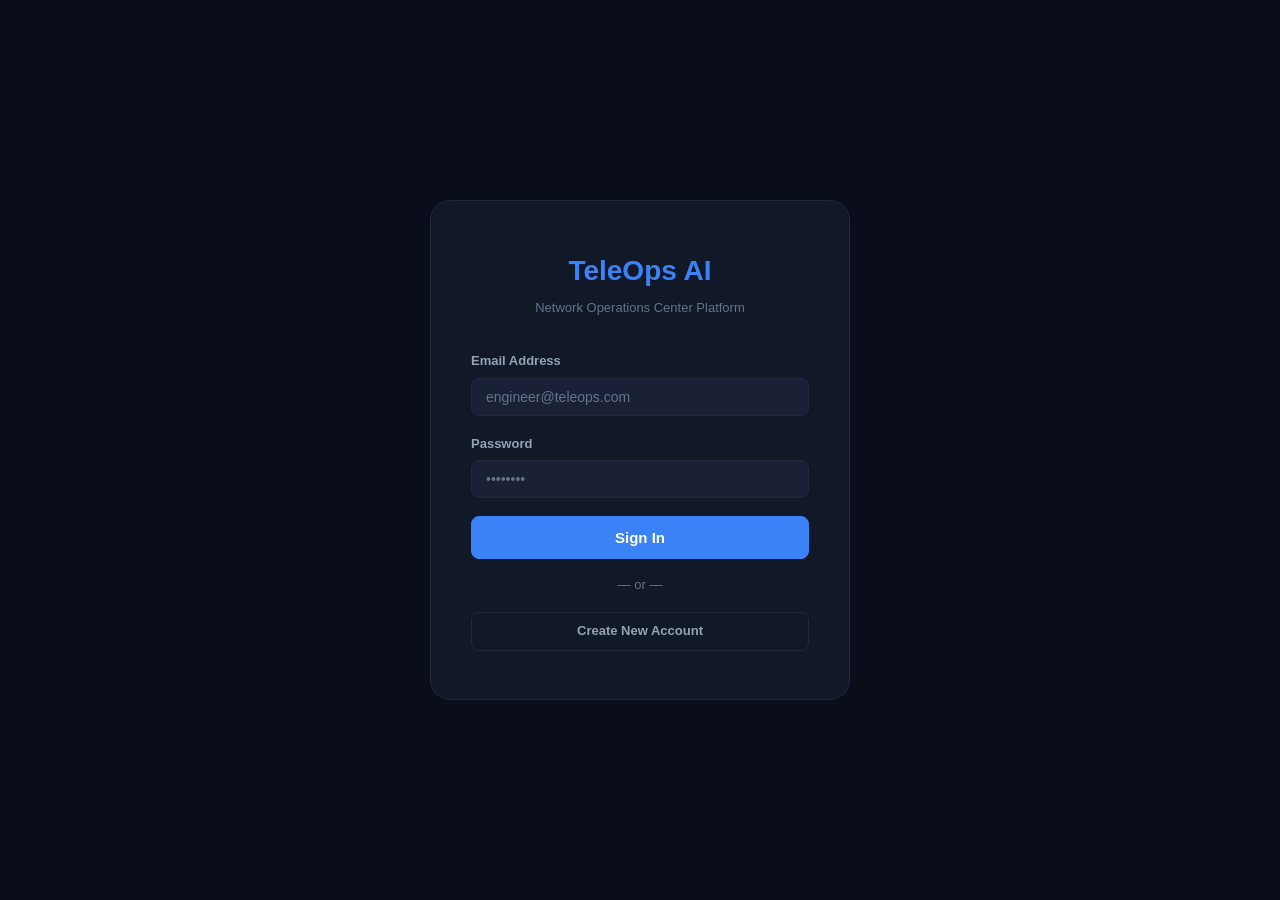
<file: index.html>
<!DOCTYPE html>
<html lang="en">
<head>
<meta charset="UTF-8">
<meta name="viewport" content="width=device-width, initial-scale=1.0">
<title>TeleOps AI — Login</title>
<link rel="stylesheet" href="css/style.css">
</head>
<body>
<div class="login-page">
  <div class="login-box">
    <div class="login-logo">
      <h1>TeleOps <span class="dot">AI</span></h1>
      <p>Network Operations Center Platform</p>
    </div>

    <div id="alert-area"></div>

    <form id="loginForm">
      <div class="form-group">
        <label class="form-label">Email Address</label>
        <input type="email" id="email" class="form-control"
               placeholder="engineer@teleops.com" required>
      </div>
      <div class="form-group">
        <label class="form-label">Password</label>
        <input type="password" id="password" class="form-control"
               placeholder="••••••••" required>
      </div>
      <button type="submit" id="loginBtn" class="btn btn-primary btn-block btn-lg">
        Sign In
      </button>
    </form>

    <div class="login-divider">— or —</div>

    <a href="register.html" class="btn btn-ghost btn-block">
      Create New Account
    </a>
  </div>
</div>

<script src="js/config.js"></script>
<script src="js/auth.js"></script>
<script src="js/api.js"></script>
<script>
  // If already logged in, go to dashboard
  if (Auth.getToken()) window.location.href = 'dashboard.html';

  document.getElementById('loginForm').addEventListener('submit', async (e) => {
    e.preventDefault();
    const btn = document.getElementById('loginBtn');
    const alertArea = document.getElementById('alert-area');
    alertArea.innerHTML = '';
    btn.disabled = true;
    btn.innerHTML = '<span class="spinner"></span> Signing in…';

    try {
      const data = await API.login(
        document.getElementById('email').value,
        document.getElementById('password').value
      );
      Auth.setSession(data);
      window.location.href = 'dashboard.html';
    } catch (err) {
      alertArea.innerHTML = `<div class="alert alert-danger">⚠️ ${err.message}</div>`;
      btn.disabled = false;
      btn.innerHTML = 'Sign In';
    }
  });
</script>
</body>
</html>
</file>
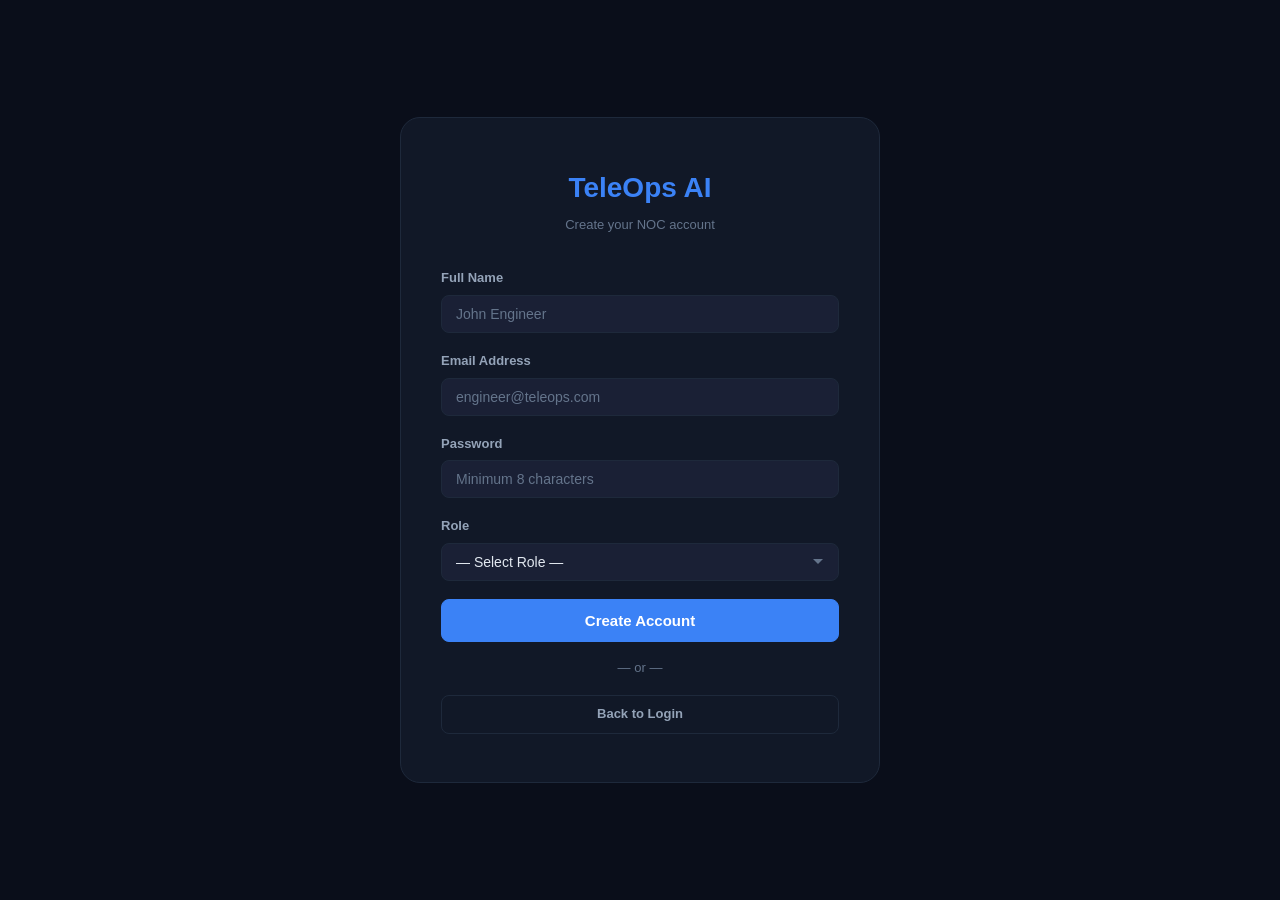
<file: register.html>
<!DOCTYPE html>
<html lang="en">
<head>
<meta charset="UTF-8">
<meta name="viewport" content="width=device-width, initial-scale=1.0">
<title>TeleOps AI — Register</title>
<link rel="stylesheet" href="css/style.css">
</head>
<body>
<div class="login-page">
  <div class="login-box" style="max-width:480px">
    <div class="login-logo">
      <h1>TeleOps <span class="dot">AI</span></h1>
      <p>Create your NOC account</p>
    </div>

    <div id="alert-area"></div>

    <form id="registerForm">
      <div class="form-group">
        <label class="form-label">Full Name</label>
        <input type="text" id="name" class="form-control"
               placeholder="John Engineer" required>
      </div>
      <div class="form-group">
        <label class="form-label">Email Address</label>
        <input type="email" id="email" class="form-control"
               placeholder="engineer@teleops.com" required>
      </div>
      <div class="form-group">
        <label class="form-label">Password</label>
        <input type="password" id="password" class="form-control"
               placeholder="Minimum 8 characters" required minlength="8">
      </div>
      <div class="form-group">
        <label class="form-label">Role</label>
        <select id="role" class="form-select" required>
          <option value="">— Select Role —</option>
          <option value="NOC_ENGINEER">NOC Engineer</option>
          <option value="NOC_MANAGER">NOC Manager</option>
          <option value="READ_ONLY">Read Only</option>
          <option value="SUPER_ADMIN">Super Admin</option>
        </select>
      </div>
      <button type="submit" id="regBtn" class="btn btn-primary btn-block btn-lg">
        Create Account
      </button>
    </form>

    <div class="login-divider">— or —</div>
    <a href="index.html" class="btn btn-ghost btn-block">
      Back to Login
    </a>
  </div>
</div>

<script src="js/config.js"></script>
<script src="js/auth.js"></script>
<script src="js/api.js"></script>
<script>
  document.getElementById('registerForm').addEventListener('submit', async (e) => {
    e.preventDefault();
    const btn = document.getElementById('regBtn');
    const alertArea = document.getElementById('alert-area');
    alertArea.innerHTML = '';
    btn.disabled = true;
    btn.innerHTML = '<span class="spinner"></span> Creating account…';

    try {
      const data = await API.register({
        name:     document.getElementById('name').value,
        email:    document.getElementById('email').value,
        password: document.getElementById('password').value,
        role:     document.getElementById('role').value
      });
      Auth.setSession(data);
      window.location.href = 'dashboard.html';
    } catch (err) {
      alertArea.innerHTML = `<div class="alert alert-danger">⚠️ ${err.message}</div>`;
      btn.disabled = false;
      btn.innerHTML = 'Create Account';
    }
  });
</script>
</body>
</html>
</file>
<file: css/style.css>
/* ============================================================
   TeleOps AI — Professional NOC Dark Theme
   ============================================================ */

:root {
    --bg-dark:       #0a0e1a;
    --bg-card:       #111827;
    --bg-input:      #1a2035;
    --border:        #1e293b;
    --accent:        #3b82f6;
    --accent-glow:   rgba(59,130,246,0.25);
    --accent-hover:  #2563eb;
    --text-primary:  #e2e8f0;
    --text-muted:    #64748b;
    --text-light:    #94a3b8;
    --green:         #22c55e;
    --amber:         #f59e0b;
    --red:           #ef4444;
    --purple:        #a855f7;
    --cyan:          #06b6d4;
    --orange:        #f97316;
    --success-bg:    rgba(34,197,94,0.12);
    --warning-bg:    rgba(245,158,11,0.12);
    --danger-bg:     rgba(239,68,68,0.12);
    --info-bg:       rgba(59,130,246,0.12);
}

* { box-sizing: border-box; margin: 0; padding: 0; }

body {
    font-family: 'Inter', 'Segoe UI', sans-serif;
    background: var(--bg-dark);
    color: var(--text-primary);
    min-height: 100vh;
    line-height: 1.6;
}

/* ── SCROLLBAR ─────────────────────────────────────────── */
::-webkit-scrollbar { width: 6px; height: 6px; }
::-webkit-scrollbar-track { background: var(--bg-dark); }
::-webkit-scrollbar-thumb {
    background: var(--border);
    border-radius: 3px;
}

/* ── NAVIGATION ────────────────────────────────────────── */
.nav {
    background: var(--bg-card);
    border-bottom: 1px solid var(--border);
    padding: 0 24px;
    display: flex;
    align-items: center;
    height: 60px;
    position: sticky;
    top: 0;
    z-index: 100;
}

.nav-brand {
    display: flex;
    align-items: center;
    gap: 10px;
    font-size: 18px;
    font-weight: 700;
    color: var(--accent);
    text-decoration: none;
    margin-right: 32px;
}

.nav-brand .dot { color: var(--green); }

.nav-links {
    display: flex;
    gap: 4px;
    flex: 1;
    list-style: none;
}

.nav-links a {
    display: flex;
    align-items: center;
    gap: 6px;
    padding: 6px 14px;
    border-radius: 6px;
    color: var(--text-light);
    text-decoration: none;
    font-size: 14px;
    font-weight: 500;
    transition: all 0.2s;
}

.nav-links a:hover,
.nav-links a.active {
    background: var(--accent-glow);
    color: var(--accent);
}

.nav-right {
    display: flex;
    align-items: center;
    gap: 16px;
    margin-left: auto;
}

#nav-user {
    font-size: 13px;
    color: var(--text-muted);
    padding: 4px 10px;
    background: var(--bg-input);
    border-radius: 20px;
    border: 1px solid var(--border);
}

/* ── AI NAV SUBMENU ────────────────────────────────────── */
.nav-dropdown {
    position: relative;
}

.nav-dropdown-menu {
    display: none;
    position: absolute;
    top: calc(100% + 8px);
    left: 0;
    background: var(--bg-card);
    border: 1px solid var(--border);
    border-radius: 8px;
    padding: 8px;
    min-width: 200px;
    z-index: 200;
    box-shadow: 0 8px 32px rgba(0,0,0,0.4);
}

.nav-dropdown:hover .nav-dropdown-menu {
    display: block;
}

.nav-dropdown-menu a {
    display: flex;
    align-items: center;
    gap: 8px;
    padding: 8px 12px;
    border-radius: 6px;
    color: var(--text-light);
    text-decoration: none;
    font-size: 13px;
    transition: all 0.2s;
}

.nav-dropdown-menu a:hover {
    background: var(--accent-glow);
    color: var(--accent);
}

/* ── PAGE LAYOUT ───────────────────────────────────────── */
.page {
    padding: 28px;
    max-width: 1400px;
    margin: 0 auto;
}

.page-header {
    display: flex;
    align-items: center;
    justify-content: space-between;
    margin-bottom: 28px;
    padding-bottom: 20px;
    border-bottom: 1px solid var(--border);
}

.page-title {
    font-size: 22px;
    font-weight: 700;
    color: var(--text-primary);
    display: flex;
    align-items: center;
    gap: 10px;
}

.page-title .icon {
    width: 36px;
    height: 36px;
    border-radius: 8px;
    display: flex;
    align-items: center;
    justify-content: center;
    font-size: 18px;
}

/* ── STAT CARDS ────────────────────────────────────────── */
.stats-grid {
    display: grid;
    grid-template-columns: repeat(auto-fill, minmax(200px, 1fr));
    gap: 16px;
    margin-bottom: 28px;
}

.stat-card {
    background: var(--bg-card);
    border: 1px solid var(--border);
    border-radius: 12px;
    padding: 20px;
    display: flex;
    flex-direction: column;
    gap: 8px;
    transition: border-color 0.2s;
}

.stat-card:hover { border-color: var(--accent); }

.stat-label {
    font-size: 12px;
    font-weight: 600;
    color: var(--text-muted);
    text-transform: uppercase;
    letter-spacing: 0.05em;
}

.stat-value {
    font-size: 32px;
    font-weight: 800;
    line-height: 1;
}

.stat-sub {
    font-size: 12px;
    color: var(--text-muted);
}

.color-blue   { color: var(--accent); }
.color-green  { color: var(--green); }
.color-red    { color: var(--red); }
.color-amber  { color: var(--amber); }
.color-purple { color: var(--purple); }
.color-cyan   { color: var(--cyan); }
.color-orange { color: var(--orange); }

/* ── CARDS ─────────────────────────────────────────────── */
.card {
    background: var(--bg-card);
    border: 1px solid var(--border);
    border-radius: 12px;
    overflow: hidden;
}

.card-header {
    padding: 16px 20px;
    border-bottom: 1px solid var(--border);
    display: flex;
    align-items: center;
    justify-content: space-between;
    font-size: 14px;
    font-weight: 600;
}

.card-body { padding: 20px; }

/* ── TABLE ─────────────────────────────────────────────── */
.table-wrap { overflow-x: auto; }

table {
    width: 100%;
    border-collapse: collapse;
    font-size: 13px;
}

thead tr {
    background: var(--bg-input);
    border-bottom: 1px solid var(--border);
}

thead th {
    padding: 10px 16px;
    text-align: left;
    font-size: 11px;
    font-weight: 700;
    color: var(--text-muted);
    text-transform: uppercase;
    letter-spacing: 0.06em;
    white-space: nowrap;
}

tbody tr {
    border-bottom: 1px solid var(--border);
    transition: background 0.15s;
}

tbody tr:last-child { border-bottom: none; }
tbody tr:hover { background: rgba(59,130,246,0.04); }

tbody td {
    padding: 12px 16px;
    color: var(--text-primary);
    vertical-align: middle;
}

/* ── BADGES ────────────────────────────────────────────── */
.badge {
    display: inline-flex;
    align-items: center;
    padding: 3px 10px;
    border-radius: 20px;
    font-size: 11px;
    font-weight: 700;
    text-transform: uppercase;
    letter-spacing: 0.05em;
}

.badge-green  { background: var(--success-bg); color: var(--green); }
.badge-red    { background: var(--danger-bg);  color: var(--red); }
.badge-amber  { background: var(--warning-bg); color: var(--amber); }
.badge-blue   { background: var(--info-bg);    color: var(--accent); }
.badge-purple { background: rgba(168,85,247,.15); color: var(--purple); }
.badge-cyan   { background: rgba(6,182,212,.15); color: var(--cyan); }
.badge-gray   { background: rgba(100,116,139,.15); color: var(--text-muted); }

/* ── BUTTONS ───────────────────────────────────────────── */
.btn {
    display: inline-flex;
    align-items: center;
    gap: 6px;
    padding: 8px 18px;
    border-radius: 8px;
    font-size: 13px;
    font-weight: 600;
    cursor: pointer;
    border: 1px solid transparent;
    transition: all 0.2s;
    text-decoration: none;
    white-space: nowrap;
}

.btn:disabled {
    opacity: 0.5;
    cursor: not-allowed;
}

.btn-primary {
    background: var(--accent);
    color: #fff;
    border-color: var(--accent);
}
.btn-primary:hover:not(:disabled) {
    background: var(--accent-hover);
}

.btn-success {
    background: rgba(34,197,94,.15);
    color: var(--green);
    border-color: rgba(34,197,94,.3);
}
.btn-success:hover:not(:disabled) {
    background: rgba(34,197,94,.25);
}

.btn-danger {
    background: rgba(239,68,68,.15);
    color: var(--red);
    border-color: rgba(239,68,68,.3);
}
.btn-danger:hover:not(:disabled) {
    background: rgba(239,68,68,.25);
}

.btn-warning {
    background: rgba(245,158,11,.15);
    color: var(--amber);
    border-color: rgba(245,158,11,.3);
}
.btn-warning:hover:not(:disabled) {
    background: rgba(245,158,11,.25);
}

.btn-ghost {
    background: transparent;
    color: var(--text-light);
    border-color: var(--border);
}
.btn-ghost:hover:not(:disabled) {
    background: var(--bg-input);
    color: var(--text-primary);
}

.btn-sm {
    padding: 4px 12px;
    font-size: 12px;
}

.btn-lg {
    padding: 12px 28px;
    font-size: 15px;
}

.btn-block { width: 100%; justify-content: center; }

/* ── FORMS ─────────────────────────────────────────────── */
.form-group {
    display: flex;
    flex-direction: column;
    gap: 6px;
    margin-bottom: 18px;
}

.form-label {
    font-size: 13px;
    font-weight: 600;
    color: var(--text-light);
}

.form-control,
.form-select {
    width: 100%;
    padding: 10px 14px;
    background: var(--bg-input);
    border: 1px solid var(--border);
    border-radius: 8px;
    color: var(--text-primary);
    font-size: 14px;
    transition: border-color 0.2s, box-shadow 0.2s;
    outline: none;
    appearance: none;
    -webkit-appearance: none;
}

.form-select {
    background-image: url("data:image/svg+xml,%3Csvg xmlns='http://www.w3.org/2000/svg' width='12' height='12' viewBox='0 0 12 12'%3E%3Cpath fill='%2364748b' d='M6 8L1 3h10z'/%3E%3C/svg%3E");
    background-repeat: no-repeat;
    background-position: right 14px center;
    padding-right: 36px;
    cursor: pointer;
}

.form-control:focus,
.form-select:focus {
    border-color: var(--accent);
    box-shadow: 0 0 0 3px var(--accent-glow);
}

.form-control::placeholder { color: var(--text-muted); }

textarea.form-control {
    resize: vertical;
    min-height: 100px;
    line-height: 1.6;
}

.form-row {
    display: grid;
    grid-template-columns: 1fr 1fr;
    gap: 16px;
}

.form-row-3 {
    display: grid;
    grid-template-columns: 1fr 1fr 1fr;
    gap: 16px;
}

/* ── MODALS ────────────────────────────────────────────── */
.modal-overlay {
    display: none;
    position: fixed;
    inset: 0;
    background: rgba(0,0,0,0.7);
    z-index: 1000;
    align-items: center;
    justify-content: center;
    padding: 20px;
}

.modal-overlay.open {
    display: flex;
}

.modal {
    background: var(--bg-card);
    border: 1px solid var(--border);
    border-radius: 16px;
    width: 100%;
    max-width: 560px;
    max-height: 90vh;
    overflow-y: auto;
    animation: slideUp 0.25s ease;
}

.modal-lg { max-width: 700px; }

@keyframes slideUp {
    from { transform: translateY(30px); opacity: 0; }
    to   { transform: translateY(0);    opacity: 1; }
}

.modal-header {
    padding: 20px 24px 16px;
    border-bottom: 1px solid var(--border);
    display: flex;
    align-items: center;
    justify-content: space-between;
}

.modal-title {
    font-size: 16px;
    font-weight: 700;
}

.modal-close {
    background: none;
    border: none;
    color: var(--text-muted);
    font-size: 20px;
    cursor: pointer;
    width: 32px;
    height: 32px;
    border-radius: 6px;
    display: flex;
    align-items: center;
    justify-content: center;
    transition: all 0.2s;
}

.modal-close:hover {
    background: var(--bg-input);
    color: var(--text-primary);
}

.modal-body { padding: 24px; }

.modal-footer {
    padding: 16px 24px;
    border-top: 1px solid var(--border);
    display: flex;
    gap: 10px;
    justify-content: flex-end;
}

/* ── ALERTS ────────────────────────────────────────────── */
.alert {
    padding: 12px 16px;
    border-radius: 8px;
    font-size: 14px;
    margin-bottom: 16px;
    display: flex;
    align-items: flex-start;
    gap: 10px;
    border: 1px solid transparent;
}

.alert-success {
    background: var(--success-bg);
    color: var(--green);
    border-color: rgba(34,197,94,.3);
}

.alert-danger {
    background: var(--danger-bg);
    color: var(--red);
    border-color: rgba(239,68,68,.3);
}

.alert-warning {
    background: var(--warning-bg);
    color: var(--amber);
    border-color: rgba(245,158,11,.3);
}

.alert-info {
    background: var(--info-bg);
    color: var(--accent);
    border-color: rgba(59,130,246,.3);
}

/* ── LOGIN PAGE ────────────────────────────────────────── */
.login-page {
    min-height: 100vh;
    display: flex;
    align-items: center;
    justify-content: center;
    background: var(--bg-dark);
    padding: 20px;
}

.login-box {
    background: var(--bg-card);
    border: 1px solid var(--border);
    border-radius: 20px;
    padding: 48px 40px;
    width: 100%;
    max-width: 420px;
}

.login-logo {
    text-align: center;
    margin-bottom: 32px;
}

.login-logo h1 {
    font-size: 28px;
    font-weight: 800;
    color: var(--accent);
}

.login-logo p {
    font-size: 13px;
    color: var(--text-muted);
    margin-top: 4px;
}

.login-divider {
    text-align: center;
    margin: 16px 0;
    font-size: 13px;
    color: var(--text-muted);
}

/* ── AI TOOL CARDS ─────────────────────────────────────── */
.ai-grid {
    display: grid;
    grid-template-columns: repeat(auto-fill, minmax(280px, 1fr));
    gap: 20px;
    margin-bottom: 28px;
}

.ai-tool-card {
    background: var(--bg-card);
    border: 1px solid var(--border);
    border-radius: 16px;
    padding: 24px;
    text-decoration: none;
    color: inherit;
    display: flex;
    flex-direction: column;
    gap: 12px;
    transition: all 0.25s;
    cursor: pointer;
}

.ai-tool-card:hover {
    border-color: var(--accent);
    transform: translateY(-2px);
    box-shadow: 0 8px 32px rgba(59,130,246,0.12);
}

.ai-tool-icon {
    width: 48px;
    height: 48px;
    border-radius: 12px;
    display: flex;
    align-items: center;
    justify-content: center;
    font-size: 24px;
    background: var(--accent-glow);
}

.ai-tool-title {
    font-size: 16px;
    font-weight: 700;
}

.ai-tool-desc {
    font-size: 13px;
    color: var(--text-muted);
    line-height: 1.6;
}

.ai-tool-meta {
    font-size: 11px;
    color: var(--text-muted);
    padding-top: 8px;
    border-top: 1px solid var(--border);
    display: flex;
    justify-content: space-between;
    align-items: center;
}

/* ── AI RESULT BOX ─────────────────────────────────────── */
.ai-result {
    background: var(--bg-input);
    border: 1px solid var(--border);
    border-radius: 10px;
    padding: 20px;
    margin-top: 20px;
    font-size: 14px;
    line-height: 1.8;
    white-space: pre-wrap;
    word-break: break-word;
}

.ai-result-section {
    margin-bottom: 16px;
}

.ai-result-section-title {
    font-size: 12px;
    font-weight: 700;
    text-transform: uppercase;
    letter-spacing: 0.08em;
    color: var(--accent);
    margin-bottom: 6px;
}

.ai-result-section-body {
    color: var(--text-primary);
    font-size: 14px;
    line-height: 1.7;
}

/* ── CHAT ──────────────────────────────────────────────── */
.chat-box {
    height: 420px;
    overflow-y: auto;
    background: var(--bg-input);
    border: 1px solid var(--border);
    border-radius: 10px;
    padding: 16px;
    display: flex;
    flex-direction: column;
    gap: 14px;
    margin-bottom: 16px;
}

.chat-msg {
    display: flex;
    gap: 10px;
    max-width: 85%;
}

.chat-msg.user { align-self: flex-end; flex-direction: row-reverse; }
.chat-msg.ai   { align-self: flex-start; }

.chat-bubble {
    padding: 10px 14px;
    border-radius: 12px;
    font-size: 14px;
    line-height: 1.6;
}

.chat-msg.user .chat-bubble {
    background: var(--accent);
    color: #fff;
    border-bottom-right-radius: 4px;
}

.chat-msg.ai .chat-bubble {
    background: var(--bg-card);
    border: 1px solid var(--border);
    color: var(--text-primary);
    border-bottom-left-radius: 4px;
}

.chat-avatar {
    width: 32px;
    height: 32px;
    border-radius: 50%;
    display: flex;
    align-items: center;
    justify-content: center;
    font-size: 14px;
    flex-shrink: 0;
    background: var(--bg-card);
    border: 1px solid var(--border);
}

.chat-input-row {
    display: flex;
    gap: 10px;
}

.chat-input-row .form-control {
    flex: 1;
}

/* ── LOADING SPINNER ───────────────────────────────────── */
.spinner {
    display: inline-block;
    width: 18px;
    height: 18px;
    border: 2px solid rgba(255,255,255,0.3);
    border-top-color: currentColor;
    border-radius: 50%;
    animation: spin 0.7s linear infinite;
}

@keyframes spin { to { transform: rotate(360deg); } }

.loading-row td {
    text-align: center;
    padding: 40px;
    color: var(--text-muted);
}

/* ── EMPTY STATE ───────────────────────────────────────── */
.empty-state {
    text-align: center;
    padding: 48px 20px;
    color: var(--text-muted);
}

.empty-state .icon { font-size: 40px; margin-bottom: 12px; }
.empty-state h3 { font-size: 16px; color: var(--text-light); margin-bottom: 6px; }

/* ── TOAST NOTIFICATION ────────────────────────────────── */
#toast-container {
    position: fixed;
    bottom: 24px;
    right: 24px;
    z-index: 9999;
    display: flex;
    flex-direction: column;
    gap: 10px;
}

.toast {
    background: var(--bg-card);
    border: 1px solid var(--border);
    border-radius: 10px;
    padding: 14px 20px;
    font-size: 14px;
    min-width: 280px;
    max-width: 380px;
    display: flex;
    align-items: flex-start;
    gap: 10px;
    animation: toastIn 0.3s ease;
    box-shadow: 0 8px 32px rgba(0,0,0,0.4);
}

@keyframes toastIn {
    from { transform: translateX(40px); opacity: 0; }
    to   { transform: translateX(0);    opacity: 1; }
}

.toast.success { border-color: var(--green); }
.toast.error   { border-color: var(--red); }
.toast.info    { border-color: var(--accent); }

.toast-icon { font-size: 18px; }
.toast-body { flex: 1; }
.toast-title { font-weight: 700; font-size: 13px; margin-bottom: 2px; }
.toast-msg   { font-size: 13px; color: var(--text-light); }

/* ── DASHBOARD SECTIONS ────────────────────────────────── */
.two-col {
    display: grid;
    grid-template-columns: 1fr 1fr;
    gap: 20px;
    margin-top: 20px;
}

.section-title {
    font-size: 13px;
    font-weight: 700;
    color: var(--text-muted);
    text-transform: uppercase;
    letter-spacing: 0.06em;
    margin-bottom: 16px;
    padding-bottom: 10px;
    border-bottom: 1px solid var(--border);
}

/* ── STATUS DOT ────────────────────────────────────────── */
.status-dot {
    display: inline-block;
    width: 8px;
    height: 8px;
    border-radius: 50%;
    margin-right: 6px;
}

.dot-green  { background: var(--green); box-shadow: 0 0 6px var(--green); }
.dot-red    { background: var(--red); box-shadow: 0 0 6px var(--red); }
.dot-amber  { background: var(--amber); }
.dot-gray   { background: var(--text-muted); }
.dot-blue   { background: var(--accent); }

/* ── TICKET STATUS COLORS ──────────────────────────────── */
.ticket-open      { color: var(--accent); }
.ticket-progress  { color: var(--amber); }
.ticket-resolved  { color: var(--green); }
.ticket-closed    { color: var(--text-muted); }

/* ── SEVERITY ──────────────────────────────────────────── */
.sev-critical { color: var(--red); }
.sev-high     { color: var(--orange); }
.sev-medium   { color: var(--amber); }
.sev-low      { color: var(--cyan); }

/* ── PAGINATION ────────────────────────────────────────── */
.pagination {
    display: flex;
    align-items: center;
    justify-content: flex-end;
    gap: 6px;
    margin-top: 16px;
    font-size: 13px;
    color: var(--text-muted);
}

/* ── ACTION BUTTONS ROW ────────────────────────────────── */
.action-row {
    display: flex;
    gap: 6px;
    flex-wrap: wrap;
}

/* ── RESPONSIVE ────────────────────────────────────────── */
@media (max-width: 768px) {
    .page { padding: 16px; }
    .form-row, .form-row-3 { grid-template-columns: 1fr; }
    .two-col { grid-template-columns: 1fr; }
    .stats-grid { grid-template-columns: repeat(2, 1fr); }
    .nav-links { display: none; }
    .ai-grid { grid-template-columns: 1fr; }
}
</file>
